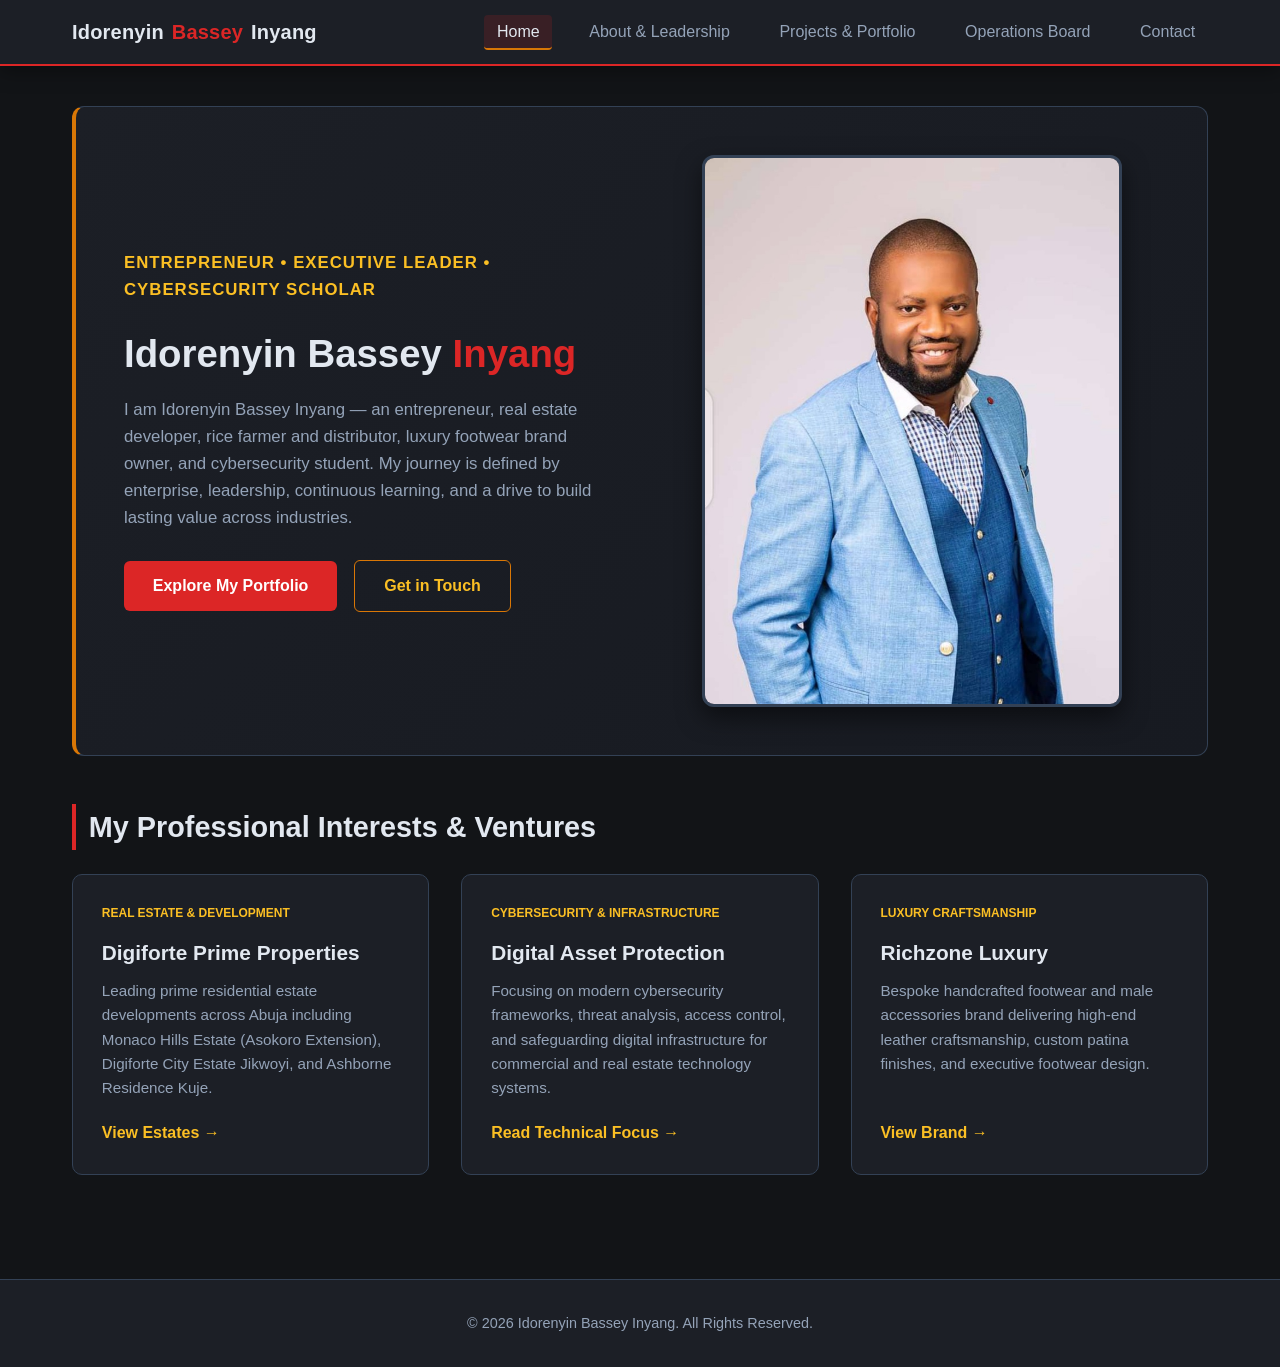
<file: index.html>
<!DOCTYPE html>
<html lang="en">
<head>
    <meta charset="UTF-8">
    <meta name="viewport" content="width=device-width, initial-scale=1.0">
    <title>Idorenyin Bassey Inyang | Personal Portfolio</title>
    <link rel="stylesheet" href="css/style.css">
</head>
<body>
    <header>
        <div class="nav-container">
            <a href="index.html" class="brand-logo">Idorenyin <span>Bassey</span> Inyang</a>
            <nav>
                <ul>
                    <li><a href="index.html" class="active">Home</a></li>
                    <li><a href="about.html">About & Leadership</a></li>
                    <li><a href="projects.html">Projects & Portfolio</a></li>
                    <li><a href="planner.html">Operations Board</a></li>
                    <li><a href="contact.html">Contact</a></li>
                </ul>
            </nav>
        </div>
    </header>

    <main>
        <section class="hero-section">
            <div class="hero-text">
                <p class="hero-subtitle">Entrepreneur • Executive Leader • Cybersecurity Scholar</p>
                <h1>Idorenyin Bassey <span>Inyang</span></h1>
                <p class="hero-bio">
                    I am Idorenyin Bassey Inyang — an entrepreneur, real estate developer, rice farmer and distributor, luxury footwear brand owner, and cybersecurity student. My journey is defined by enterprise, leadership, continuous learning, and a drive to build lasting value across industries.
                </p>
                <div>
                    <a href="projects.html" class="btn btn-primary">Explore My Portfolio</a>
                    <a href="contact.html" class="btn btn-gold">Get in Touch</a>
                </div>
            </div>
            <div class="hero-img-container">
                <img src="images/richzone_showroom.png" alt="Idorenyin Bassey Inyang in a blue suit — personal introduction" class="hero-img">
            </div>
        </section>

        <section>
            <h2 style="font-size: 1.8rem; border-left: 4px solid var(--accent-red); padding-left: 0.8rem; margin-bottom: 1.5rem;">My Professional Interests & Ventures</h2>
            <div class="grid-3">
                <div class="card">
                    <span class="card-tag">Real Estate & Development</span>
                    <h3 class="card-title">Digiforte Prime Properties</h3>
                    <p class="card-desc">Leading prime residential estate developments across Abuja including Monaco Hills Estate (Asokoro Extension), Digiforte City Estate Jikwoyi, and Ashborne Residence Kuje.</p>
                    <a href="projects.html" style="color: var(--accent-gold-light); font-weight: 600; text-decoration: none;">View Estates &rarr;</a>
                </div>
                <div class="card">
                    <span class="card-tag">Cybersecurity & Infrastructure</span>
                    <h3 class="card-title">Digital Asset Protection</h3>
                    <p class="card-desc">Focusing on modern cybersecurity frameworks, threat analysis, access control, and safeguarding digital infrastructure for commercial and real estate technology systems.</p>
                    <a href="about.html" style="color: var(--accent-gold-light); font-weight: 600; text-decoration: none;">Read Technical Focus &rarr;</a>
                </div>
                <div class="card">
                    <span class="card-tag">Luxury Craftsmanship</span>
                    <h3 class="card-title">Richzone Luxury</h3>
                    <p class="card-desc">Bespoke handcrafted footwear and male accessories brand delivering high-end leather craftsmanship, custom patina finishes, and executive footwear design.</p>
                    <a href="projects.html" style="color: var(--accent-gold-light); font-weight: 600; text-decoration: none;">View Brand &rarr;</a>
                </div>
            </div>
        </section>
    </main>

    <footer>
        <div class="footer-content">
            <p>&copy; 2026 Idorenyin Bassey Inyang. All Rights Reserved.</p>
        </div>
    </footer>
</body>
</html>
</file>
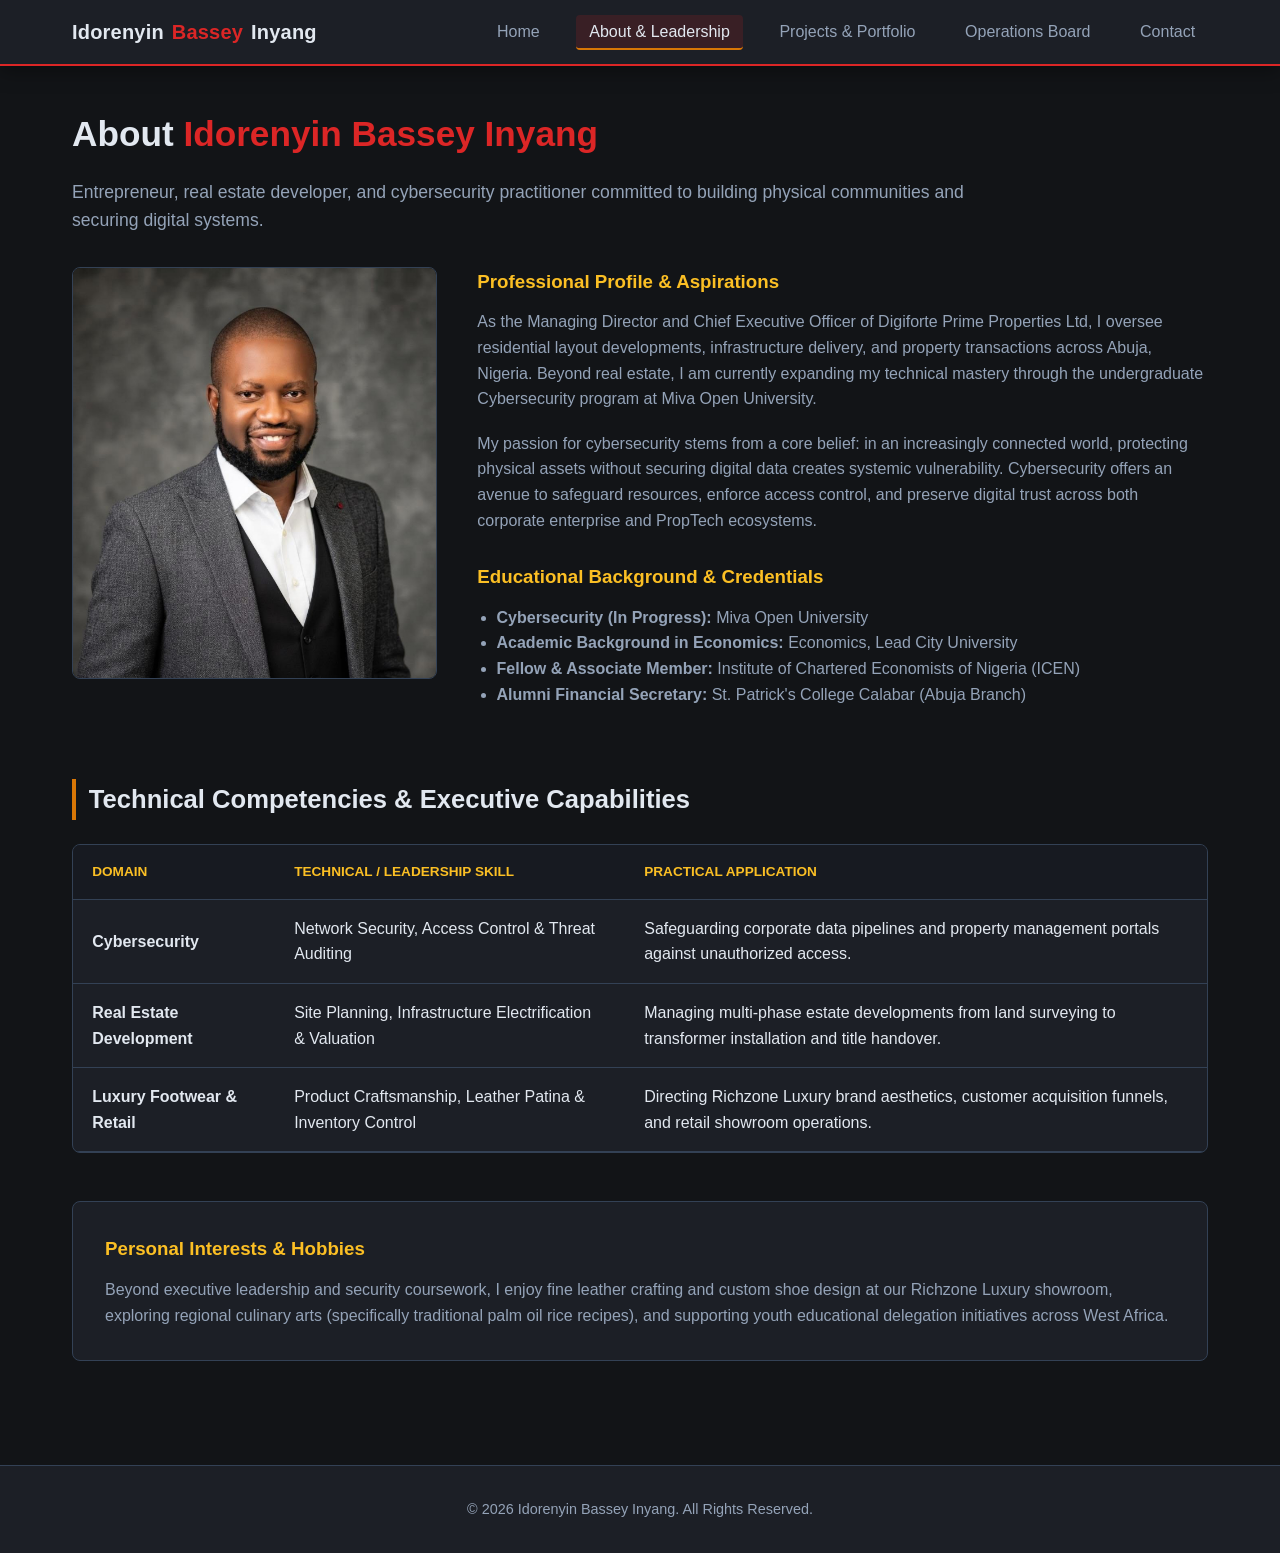
<file: about.html>
<!DOCTYPE html>
<html lang="en">
<head>
    <meta charset="UTF-8">
    <meta name="viewport" content="width=device-width, initial-scale=1.0">
    <title>About & Leadership - Digiforte Prime Properties</title>
    <link rel="stylesheet" href="css/style.css">
</head>
<body>
    <header>
        <div class="nav-container">
            <a href="index.html" class="brand-logo">Idorenyin <span>Bassey</span> Inyang</a>
            <nav>
                <ul>
                    <li><a href="index.html">Home</a></li>
                    <li><a href="about.html" class="active">About & Leadership</a></li>
                    <li><a href="projects.html">Projects & Portfolio</a></li>
                    <li><a href="planner.html">Operations Board</a></li>
                    <li><a href="contact.html">Contact</a></li>
                </ul>
            </nav>
        </div>
    </header>

    <main>
        <section style="margin-bottom: 3rem;">
            <h1 style="font-size: 2.2rem; margin-bottom: 1rem;">About <span style="color: var(--accent-red);">Idorenyin Bassey Inyang</span></h1>
            <p style="color: var(--text-muted); font-size: 1.1rem; max-width: 900px; margin-bottom: 2rem;">
                Entrepreneur, real estate developer, and cybersecurity practitioner committed to building physical communities and securing digital systems.
            </p>
            
            <div style="display: grid; grid-template-columns: 1fr 2fr; gap: 2.5rem; align-items: start;">
                <div>
                    <img src="images/idorenyin_about_portrait.jpeg" alt="Idorenyin Bassey Inyang portrait" style="width: 100%; border-radius: 8px; border: 1px solid var(--border-color);">
                </div>
                <div>
                    <h3 style="color: var(--accent-gold-light); margin-bottom: 0.8rem;">Professional Profile & Aspirations</h3>
                    <p style="color: var(--text-muted); margin-bottom: 1.2rem;">
                        As the Managing Director and Chief Executive Officer of Digiforte Prime Properties Ltd, I oversee residential layout developments, infrastructure delivery, and property transactions across Abuja, Nigeria. Beyond real estate, I am currently expanding my technical mastery through the undergraduate Cybersecurity program at Miva Open University.
                    </p>
                    <p style="color: var(--text-muted); margin-bottom: 1.2rem;">
                        My passion for cybersecurity stems from a core belief: in an increasingly connected world, protecting physical assets without securing digital data creates systemic vulnerability. Cybersecurity offers an avenue to safeguard resources, enforce access control, and preserve digital trust across both corporate enterprise and PropTech ecosystems.
                    </p>
                    
                    <h3 style="color: var(--accent-gold-light); margin-top: 1.8rem; margin-bottom: 0.8rem;">Educational Background & Credentials</h3>
                    <ul style="color: var(--text-muted); padding-left: 1.2rem; margin-bottom: 1.5rem;">
                        <li><strong>Cybersecurity (In Progress):</strong> Miva Open University</li>
                        <li><strong>Academic Background in Economics:</strong> Economics, Lead City University</li>
                        <li><strong>Fellow & Associate Member:</strong> Institute of Chartered Economists of Nigeria (ICEN)</li>
                        <li><strong>Alumni Financial Secretary:</strong> St. Patrick's College Calabar (Abuja Branch)</li>
                    </ul>
                </div>
            </div>
        </section>

        <section style="margin-top: 3rem;">
            <h2 style="font-size: 1.6rem; border-left: 4px solid var(--accent-gold); padding-left: 0.8rem; margin-bottom: 1.5rem;">Technical Competencies & Executive Capabilities</h2>
            <div class="table-container">
                <table>
                    <thead>
                        <tr>
                            <th>Domain</th>
                            <th>Technical / Leadership Skill</th>
                            <th>Practical Application</th>
                        </tr>
                    </thead>
                    <tbody>
                        <tr>
                            <td><strong>Cybersecurity</strong></td>
                            <td>Network Security, Access Control & Threat Auditing</td>
                            <td>Safeguarding corporate data pipelines and property management portals against unauthorized access.</td>
                        </tr>
                        <tr>
                            <td><strong>Real Estate Development</strong></td>
                            <td>Site Planning, Infrastructure Electrification & Valuation</td>
                            <td>Managing multi-phase estate developments from land surveying to transformer installation and title handover.</td>
                        </tr>
                        <tr>
                            <td><strong>Luxury Footwear & Retail</strong></td>
                            <td>Product Craftsmanship, Leather Patina & Inventory Control</td>
                            <td>Directing Richzone Luxury brand aesthetics, customer acquisition funnels, and retail showroom operations.</td>
                        </tr>
                    </tbody>
                </table>
            </div>
        </section>

        <section style="margin-top: 3rem; background-color: var(--bg-secondary); padding: 2rem; border-radius: 8px; border: 1px solid var(--border-color);">
            <h3 style="color: var(--accent-gold-light); margin-bottom: 0.8rem;">Personal Interests & Hobbies</h3>
            <p style="color: var(--text-muted);">
                Beyond executive leadership and security coursework, I enjoy fine leather crafting and custom shoe design at our Richzone Luxury showroom, exploring regional culinary arts (specifically traditional palm oil rice recipes), and supporting youth educational delegation initiatives across West Africa.
            </p>
        </section>
    </main>

    <footer>
        <div class="footer-content">
            <p>&copy; 2026 Idorenyin Bassey Inyang. All Rights Reserved.</p>
        </div>
    </footer>
</body>
</html>
</file>
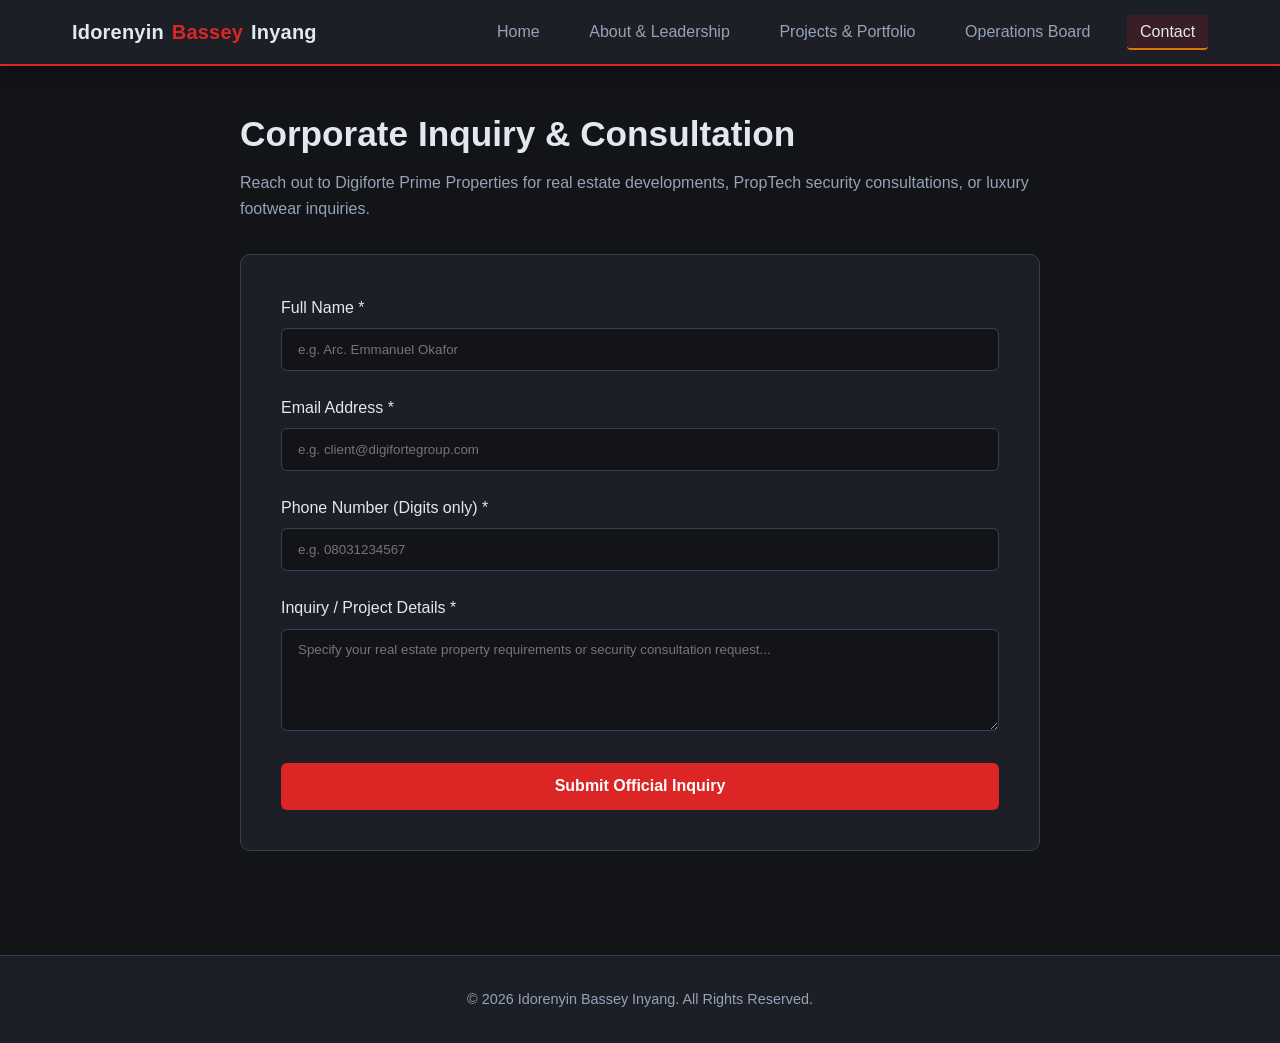
<file: contact.html>
<!DOCTYPE html>
<html lang="en">
<head>
    <meta charset="UTF-8">
    <meta name="viewport" content="width=device-width, initial-scale=1.0">
    <title>Contact & Consultation - Digiforte Prime Properties</title>
    <link rel="stylesheet" href="css/style.css">
</head>
<body>
    <header>
        <div class="nav-container">
            <a href="index.html" class="brand-logo">Idorenyin <span>Bassey</span> Inyang</a>
            <nav>
                <ul>
                    <li><a href="index.html">Home</a></li>
                    <li><a href="about.html">About & Leadership</a></li>
                    <li><a href="projects.html">Projects & Portfolio</a></li>
                    <li><a href="planner.html">Operations Board</a></li>
                    <li><a href="contact.html" class="active">Contact</a></li>
                </ul>
            </nav>
        </div>
    </header>

    <main>
        <div style="max-width: 800px; margin: 0 auto;">
            <h1 style="font-size: 2.2rem; margin-bottom: 0.5rem;">Corporate Inquiry & Consultation</h1>
            <p style="color: var(--text-muted); margin-bottom: 2rem;">Reach out to Digiforte Prime Properties for real estate developments, PropTech security consultations, or luxury footwear inquiries.</p>

            <div id="successBanner" class="success-banner"></div>

            <form id="contactForm" style="background-color: var(--bg-secondary); padding: 2.5rem; border-radius: 10px; border: 1px solid var(--border-color);" novalidate>
                <div class="form-group">
                    <label for="fullName">Full Name *</label>
                    <input type="text" id="fullName" placeholder="e.g. Arc. Emmanuel Okafor">
                    <div id="nameError" class="error-msg"></div>
                </div>

                <div class="form-group">
                    <label for="emailAddress">Email Address *</label>
                    <input type="email" id="emailAddress" placeholder="e.g. client@digifortegroup.com">
                    <div id="emailError" class="error-msg"></div>
                </div>

                <div class="form-group">
                    <label for="phoneNumber">Phone Number (Digits only) *</label>
                    <input type="text" id="phoneNumber" placeholder="e.g. 08031234567">
                    <div id="phoneError" class="error-msg"></div>
                </div>

                <div class="form-group">
                    <label for="clientMessage">Inquiry / Project Details *</label>
                    <textarea id="clientMessage" rows="5" placeholder="Specify your real estate property requirements or security consultation request..."></textarea>
                    <div id="messageError" class="error-msg"></div>
                </div>

                <button type="submit" class="btn btn-primary" style="width: 100%; font-size: 1rem; padding: 0.9rem;">Submit Official Inquiry</button>
            </form>
        </div>
    </main>

    <footer>
        <div class="footer-content">
            <p>&copy; 2026 Idorenyin Bassey Inyang. All Rights Reserved.</p>
        </div>
    </footer>
    <script src="js/script.js"></script>
</body>
</html>
</file>
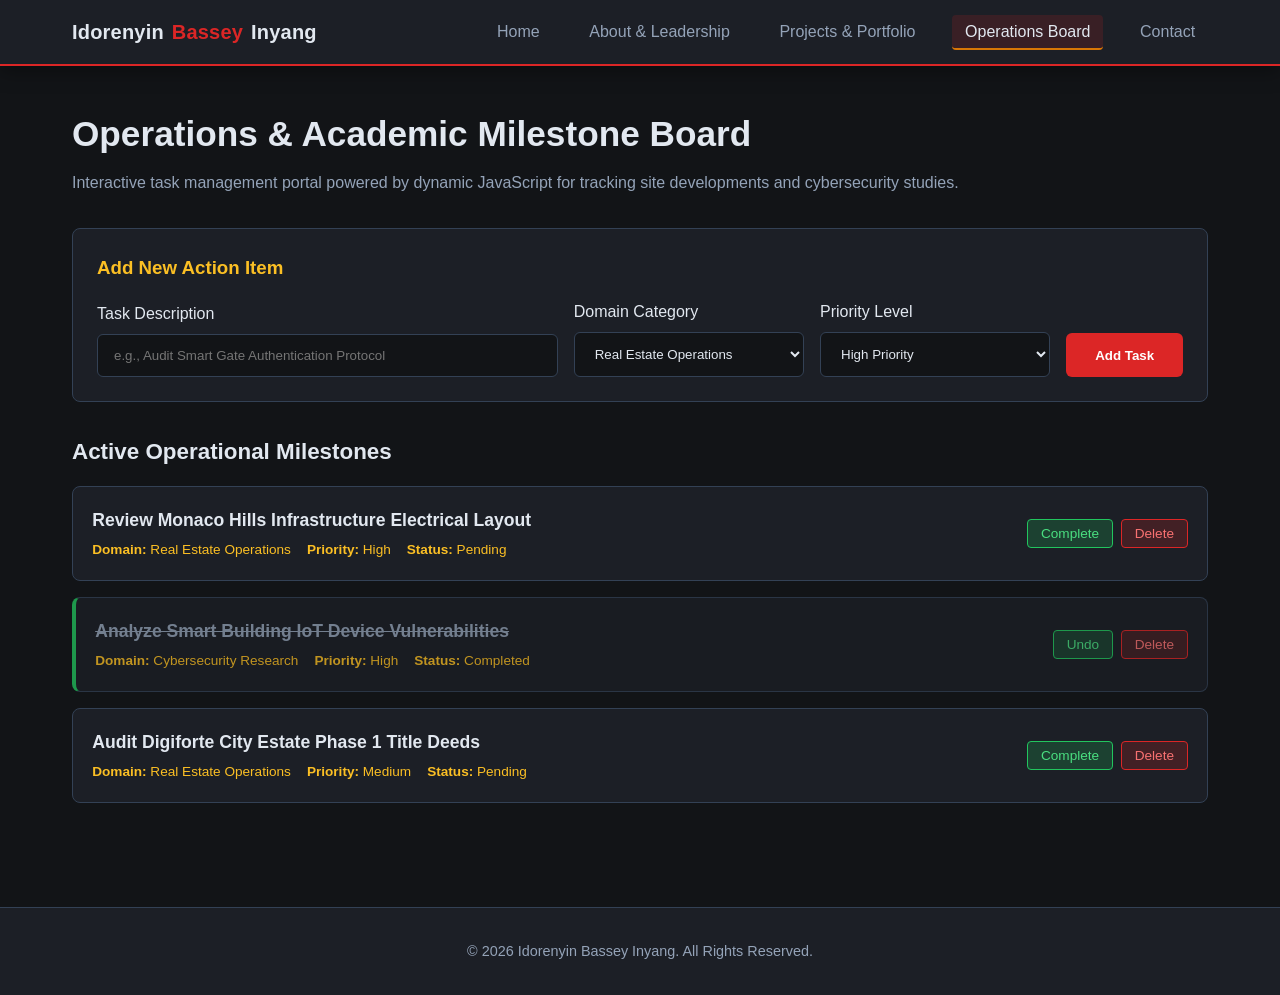
<file: planner.html>
<!DOCTYPE html>
<html lang="en">
<head>
    <meta charset="UTF-8">
    <meta name="viewport" content="width=device-width, initial-scale=1.0">
    <title>Operations & Academic Board - Digiforte Prime Properties</title>
    <link rel="stylesheet" href="css/style.css">
</head>
<body>
    <header>
        <div class="nav-container">
            <a href="index.html" class="brand-logo">Idorenyin <span>Bassey</span> Inyang</a>
            <nav>
                <ul>
                    <li><a href="index.html">Home</a></li>
                    <li><a href="about.html">About & Leadership</a></li>
                    <li><a href="projects.html">Projects & Portfolio</a></li>
                    <li><a href="planner.html" class="active">Operations Board</a></li>
                    <li><a href="contact.html">Contact</a></li>
                </ul>
            </nav>
        </div>
    </header>

    <main>
        <h1 style="font-size: 2.2rem; margin-bottom: 0.5rem;">Operations & Academic Milestone Board</h1>
        <p style="color: var(--text-muted); margin-bottom: 2rem;">Interactive task management portal powered by dynamic JavaScript for tracking site developments and cybersecurity studies.</p>

        <section class="task-controls">
            <h3 style="color: var(--accent-gold-light); margin-bottom: 1rem;">Add New Action Item</h3>
            <form id="taskForm">
                <div class="task-form-grid">
                    <div class="form-group" style="margin-bottom:0;">
                        <label for="taskTitle">Task Description</label>
                        <input type="text" id="taskTitle" placeholder="e.g., Audit Smart Gate Authentication Protocol" required>
                    </div>
                    <div class="form-group" style="margin-bottom:0;">
                        <label for="taskCategory">Domain Category</label>
                        <select id="taskCategory">
                            <option value="Real Estate Operations">Real Estate Operations</option>
                            <option value="Cybersecurity Research">Cybersecurity Research</option>
                            <option value="Richzone Luxury Retail">Richzone Luxury Retail</option>
                        </select>
                    </div>
                    <div class="form-group" style="margin-bottom:0;">
                        <label for="taskPriority">Priority Level</label>
                        <select id="taskPriority">
                            <option value="High">High Priority</option>
                            <option value="Medium">Medium Priority</option>
                            <option value="Low">Low Priority</option>
                        </select>
                    </div>
                    <div>
                        <button type="submit" class="btn btn-primary" style="height: 44px; width: 100%;">Add Task</button>
                    </div>
                </div>
            </form>
        </section>

        <section>
            <h3 style="font-size: 1.4rem; color: var(--text-main); margin-bottom: 1rem;">Active Operational Milestones</h3>
            <ul id="taskList" class="task-list">
                <!-- Dynamic tasks generated via script.js -->
            </ul>
        </section>
    </main>

    <footer>
        <div class="footer-content">
            <p>&copy; 2026 Idorenyin Bassey Inyang. All Rights Reserved.</p>
        </div>
    </footer>
    <script src="js/script.js"></script>
</body>
</html>
</file>
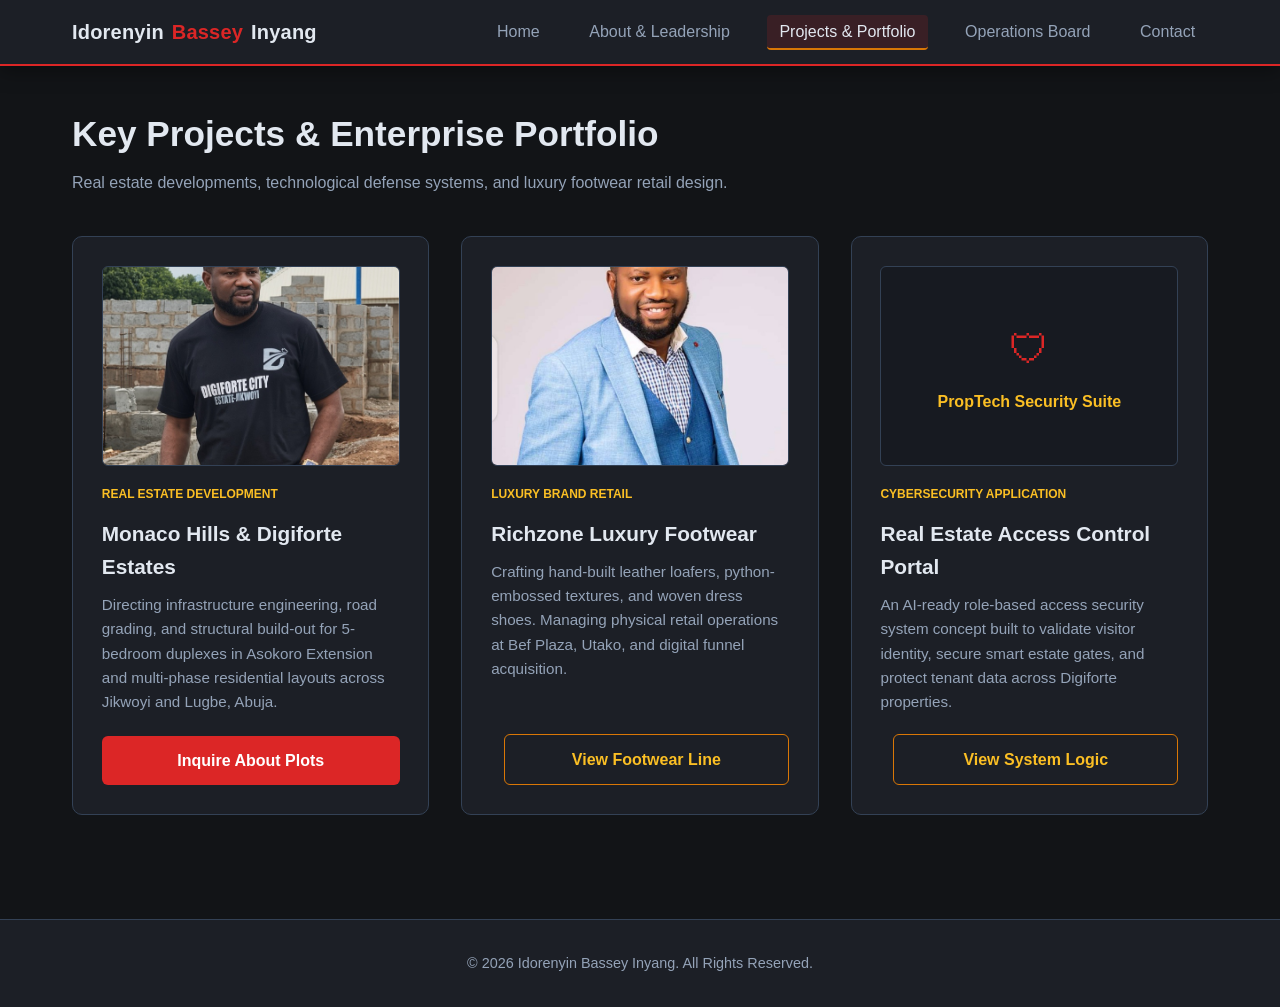
<file: projects.html>
<!DOCTYPE html>
<html lang="en">
<head>
    <meta charset="UTF-8">
    <meta name="viewport" content="width=device-width, initial-scale=1.0">
    <title>Projects & Portfolio - Digiforte Prime Properties</title>
    <link rel="stylesheet" href="css/style.css">
</head>
<body>
    <header>
        <div class="nav-container">
            <a href="index.html" class="brand-logo">Idorenyin <span>Bassey</span> Inyang</a>
            <nav>
                <ul>
                    <li><a href="index.html">Home</a></li>
                    <li><a href="about.html">About & Leadership</a></li>
                    <li><a href="projects.html" class="active">Projects & Portfolio</a></li>
                    <li><a href="planner.html">Operations Board</a></li>
                    <li><a href="contact.html">Contact</a></li>
                </ul>
            </nav>
        </div>
    </header>

    <main>
        <h1 style="font-size: 2.2rem; margin-bottom: 0.5rem;">Key Projects & Enterprise Portfolio</h1>
        <p style="color: var(--text-muted); margin-bottom: 2.5rem;">Real estate developments, technological defense systems, and luxury footwear retail design.</p>

        <div class="grid-3">
            <div class="card">
                <img src="images/construction_site.png" alt="Monaco Hills Construction" class="card-img">
                <span class="card-tag">Real Estate Development</span>
                <h3 class="card-title">Monaco Hills & Digiforte Estates</h3>
                <p class="card-desc">Directing infrastructure engineering, road grading, and structural build-out for 5-bedroom duplexes in Asokoro Extension and multi-phase residential layouts across Jikwoyi and Lugbe, Abuja.</p>
                <a href="contact.html" class="btn btn-primary" style="text-align: center;">Inquire About Plots</a>
            </div>

            <div class="card">
                <img src="images/richzone_showroom.png" alt="Richzone Luxury Showroom" class="card-img">
                <span class="card-tag">Luxury Brand Retail</span>
                <h3 class="card-title">Richzone Luxury Footwear</h3>
                <p class="card-desc">Crafting hand-built leather loafers, python-embossed textures, and woven dress shoes. Managing physical retail operations at Bef Plaza, Utako, and digital funnel acquisition.</p>
                <a href="contact.html" class="btn btn-gold" style="text-align: center;">View Footwear Line</a>
            </div>

            <div class="card">
                <div style="width: 100%; height: 200px; background-color: #171a21; display: flex; align-items: center; justify-content: center; border-radius: 6px; margin-bottom: 1.2rem; border: 1px solid var(--border-color);">
                    <div style="text-align: center; padding: 1rem;">
                        <span style="font-size: 2.5rem; color: var(--accent-red);">&#128737;</span>
                        <p style="color: var(--accent-gold-light); font-weight: 600; margin-top: 0.5rem;">PropTech Security Suite</p>
                    </div>
                </div>
                <span class="card-tag">Cybersecurity Application</span>
                <h3 class="card-title">Real Estate Access Control Portal</h3>
                <p class="card-desc">An AI-ready role-based access security system concept built to validate visitor identity, secure smart estate gates, and protect tenant data across Digiforte properties.</p>
                <a href="planner.html" class="btn btn-gold" style="text-align: center;">View System Logic</a>
            </div>
        </div>
    </main>

    <footer>
        <div class="footer-content">
            <p>&copy; 2026 Idorenyin Bassey Inyang. All Rights Reserved.</p>
        </div>
    </footer>
</body>
</html>
</file>
<file: css/style.css>
/* Idorenyin Bassey Inyang — Personal Portfolio Stylesheet */
:root {
  --bg-primary: #121417;
  --bg-secondary: #1c1f26;
  --bg-card: #252a34;
  --text-main: #e2e8f0;
  --text-muted: #94a3b8;
  --accent-red: #dc2626;
  --accent-red-hover: #b91c1c;
  --accent-gold: #d97706;
  --accent-gold-light: #fbbf24;
  --border-color: #334155;
  --font-family: 'Segoe UI', Roboto, Helvetica, Arial, sans-serif;
}

* {
  margin: 0;
  padding: 0;
  box-sizing: border-box;
}

body {
  font-family: var(--font-family);
  background-color: var(--bg-primary);
  color: var(--text-main);
  line-height: 1.6;
  min-height: 100vh;
  display: flex;
  flex-direction: column;
}

/* Header & Navigation */
header {
  background-color: var(--bg-secondary);
  border-bottom: 2px solid var(--accent-red);
  position: sticky;
  top: 0;
  z-index: 1000;
  box-shadow: 0 4px 20px rgba(0, 0, 0, 0.4);
}

.nav-container {
  max-width: 1200px;
  margin: 0 auto;
  display: flex;
  justify-content: space-between;
  align-items: center;
  padding: 1rem 2rem;
}

.brand-logo {
  font-size: 1.3rem;
  font-weight: 700;
  color: var(--text-main);
  text-decoration: none;
  display: flex;
  align-items: center;
  gap: 0.5rem;
}

.brand-logo span {
  color: var(--accent-red);
}

.brand-logo .gold-tag {
  color: var(--accent-gold-light);
  font-size: 0.8rem;
  font-weight: 600;
  border: 1px solid var(--accent-gold);
  padding: 0.15rem 0.5rem;
  border-radius: 4px;
}

nav ul {
  display: flex;
  list-style: none;
  gap: 1.5rem;
}

nav a {
  color: var(--text-muted);
  text-decoration: none;
  font-weight: 500;
  transition: all 0.3s ease;
  padding: 0.5rem 0.8rem;
  border-radius: 4px;
}

nav a:hover, nav a.active {
  color: var(--text-main);
  background-color: rgba(220, 38, 38, 0.15);
  border-bottom: 2px solid var(--accent-gold);
}

/* Main Layout & Containers */
main {
  flex: 1;
  max-width: 1200px;
  width: 100%;
  margin: 0 auto;
  padding: 2.5rem 2rem;
}

.hero-section {
  display: grid;
  grid-template-columns: 1fr 1fr;
  gap: 3rem;
  align-items: center;
  margin-bottom: 3rem;
  background: linear-gradient(135deg, var(--bg-secondary) 0%, #171a21 100%);
  padding: 3rem;
  border-radius: 12px;
  border: 1px solid var(--border-color);
  border-left: 4px solid var(--accent-gold);
}

.hero-text h1 {
  font-size: 2.4rem;
  margin-bottom: 0.8rem;
  color: var(--text-main);
}

.hero-text h1 span {
  color: var(--accent-red);
}

.hero-subtitle {
  color: var(--accent-gold-light);
  font-size: 1.05rem;
  font-weight: 600;
  margin-bottom: 1.2rem;
  text-transform: uppercase;
  letter-spacing: 1px;
}

.hero-bio {
  color: var(--text-muted);
  font-size: 1.05rem;
  margin-bottom: 1.8rem;
}

.hero-img-container {
  text-align: center;
}

.hero-img {
  width: 100%;
  max-width: 360px;
  border-radius: 12px;
  border: 3px solid var(--border-color);
  box-shadow: 0 10px 25px rgba(0,0,0,0.5);
  object-fit: cover;
}

/* Buttons */
.btn {
  display: inline-block;
  padding: 0.75rem 1.8rem;
  font-weight: 600;
  border-radius: 6px;
  text-decoration: none;
  cursor: pointer;
  transition: all 0.3s ease;
  border: none;
}

.btn-primary {
  background-color: var(--accent-red);
  color: #fff;
}

.btn-primary:hover {
  background-color: var(--accent-red-hover);
  transform: translateY(-2px);
}

.btn-gold {
  background-color: transparent;
  color: var(--accent-gold-light);
  border: 1px solid var(--accent-gold);
  margin-left: 0.8rem;
}

.btn-gold:hover {
  background-color: rgba(217, 119, 6, 0.15);
}

/* Grids & Cards */
.grid-3 {
  display: grid;
  grid-template-columns: repeat(auto-fit, minmax(300px, 1fr));
  gap: 2rem;
  margin-top: 1.5rem;
}

.card {
  background-color: var(--bg-secondary);
  border: 1px solid var(--border-color);
  border-radius: 10px;
  padding: 1.8rem;
  transition: transform 0.3s ease, border-color 0.3s ease;
  display: flex;
  flex-direction: column;
}

.card:hover {
  transform: translateY(-5px);
  border-color: var(--accent-gold);
}

.card-img {
  width: 100%;
  height: 200px;
  object-fit: cover;
  border-radius: 6px;
  margin-bottom: 1.2rem;
  border: 1px solid var(--border-color);
}

.card-title {
  font-size: 1.3rem;
  color: var(--text-main);
  margin-bottom: 0.6rem;
}

.card-tag {
  display: inline-block;
  font-size: 0.75rem;
  color: var(--accent-gold-light);
  text-transform: uppercase;
  font-weight: 700;
  margin-bottom: 0.8rem;
}

.card-desc {
  color: var(--text-muted);
  font-size: 0.95rem;
  margin-bottom: 1.2rem;
  flex: 1;
}

/* Tables */
.table-container {
  overflow-x: auto;
  margin-top: 1.5rem;
  background-color: var(--bg-secondary);
  border-radius: 8px;
  border: 1px solid var(--border-color);
}

table {
  width: 100%;
  border-collapse: collapse;
  text-align: left;
}

th, td {
  padding: 1rem 1.2rem;
  border-bottom: 1px solid var(--border-color);
}

th {
  background-color: #171a21;
  color: var(--accent-gold-light);
  font-weight: 600;
  text-transform: uppercase;
  font-size: 0.85rem;
}

tr:hover {
  background-color: rgba(255, 255, 255, 0.02);
}

/* Forms & Inputs */
.form-group {
  margin-bottom: 1.5rem;
}

label {
  display: block;
  margin-bottom: 0.5rem;
  color: var(--text-main);
  font-weight: 500;
}

input, select, textarea {
  width: 100%;
  padding: 0.8rem 1rem;
  background-color: var(--bg-primary);
  border: 1px solid var(--border-color);
  border-radius: 6px;
  color: var(--text-main);
  font-family: inherit;
  transition: border-color 0.3s ease;
}

input:focus, select:focus, textarea:focus {
  outline: none;
  border-color: var(--accent-red);
}

.error-msg {
  color: var(--accent-red);
  font-size: 0.85rem;
  margin-top: 0.3rem;
  display: none;
}

.success-banner {
  background-color: rgba(34, 197, 94, 0.15);
  border: 1px solid #22c55e;
  color: #4ade80;
  padding: 1rem;
  border-radius: 6px;
  margin-bottom: 1.5rem;
  display: none;
}

/* Task Management Board */
.task-controls {
  background-color: var(--bg-secondary);
  padding: 1.5rem;
  border-radius: 8px;
  border: 1px solid var(--border-color);
  margin-bottom: 2rem;
}

.task-form-grid {
  display: grid;
  grid-template-columns: 2fr 1fr 1fr auto;
  gap: 1rem;
  align-items: end;
}

.task-list {
  list-style: none;
  display: flex;
  flex-direction: column;
  gap: 1rem;
}

.task-item {
  background-color: var(--bg-secondary);
  border: 1px solid var(--border-color);
  padding: 1.2rem;
  border-radius: 8px;
  display: flex;
  justify-content: space-between;
  align-items: center;
  transition: all 0.3s ease;
}

.task-item.completed {
  border-left: 4px solid #22c55e;
  opacity: 0.75;
}

.task-item.completed .task-title {
  text-decoration: line-through;
  color: var(--text-muted);
}

.task-info h4 {
  color: var(--text-main);
  font-size: 1.1rem;
}

.task-meta {
  font-size: 0.85rem;
  color: var(--accent-gold-light);
  margin-top: 0.3rem;
  display: flex;
  gap: 1rem;
}

.task-actions {
  display: flex;
  gap: 0.5rem;
}

.btn-sm {
  padding: 0.4rem 0.8rem;
  font-size: 0.85rem;
  border-radius: 4px;
  cursor: pointer;
}

.btn-complete {
  background-color: rgba(34, 197, 94, 0.2);
  color: #4ade80;
  border: 1px solid #22c55e;
}

.btn-complete:hover {
  background-color: #22c55e;
  color: #fff;
}

.btn-delete {
  background-color: rgba(220, 38, 38, 0.2);
  color: #f87171;
  border: 1px solid var(--accent-red);
}

.btn-delete:hover {
  background-color: var(--accent-red);
  color: #fff;
}

/* Footer */
footer {
  background-color: var(--bg-secondary);
  border-top: 1px solid var(--border-color);
  padding: 2rem 0;
  margin-top: 4rem;
  text-align: center;
  color: var(--text-muted);
  font-size: 0.9rem;
}

.footer-content {
  max-width: 1200px;
  margin: 0 auto;
  padding: 0 2rem;
}

/* Responsive Styles */
@media (max-width: 768px) {
  .hero-section {
    grid-template-columns: 1fr;
    padding: 1.5rem;
  }
  
  .nav-container {
    flex-direction: column;
    gap: 1rem;
  }
  
  .task-form-grid {
    grid-template-columns: 1fr;
  }
}

/* Personal identity and responsive refinements */
.brand-logo { font-size: 1.25rem; letter-spacing: .2px; white-space: normal; }
.hero-img { max-width: 420px; max-height: 560px; object-position: center top; }
.hero-img-container { display: flex; justify-content: center; }
nav ul { flex-wrap: wrap; justify-content: center; }
img { max-width: 100%; height: auto; }
@media (max-width: 900px) {
  .nav-container { padding: 1rem 1.25rem; flex-wrap: wrap; justify-content: center; }
  nav ul { gap: .4rem .7rem; }
  nav a { padding: .45rem .55rem; font-size: .95rem; }
  main { padding: 1.5rem 1.25rem; }
  .hero-section { gap: 1.75rem; padding: 2rem; }
  .hero-text h1 { font-size: clamp(1.8rem, 5vw, 2.4rem); }
  .grid-3 { grid-template-columns: repeat(auto-fit, minmax(min(100%, 250px), 1fr)); }
}
@media (max-width: 600px) {
  .nav-container { padding: .85rem 1rem; }
  .brand-logo { text-align: center; font-size: 1.15rem; }
  nav ul { display: flex; gap: .25rem; }
  nav a { font-size: .82rem; padding: .35rem .45rem; }
  main { padding: 1rem; }
  .hero-section { grid-template-columns: 1fr; padding: 1.2rem; gap: 1.25rem; }
  .hero-img { max-width: 100%; max-height: 480px; }
  .hero-text h1 { line-height: 1.2; }
  .btn { padding: .65rem 1rem; margin: .3rem 0; }
  .btn-gold { margin-left: .25rem; }
  .grid-3 { grid-template-columns: 1fr; }
  .card { padding: 1.25rem; }
  .task-item { flex-direction: column; align-items: stretch; gap: .8rem; }
  .task-meta { flex-wrap: wrap; gap: .4rem .8rem; }
  .task-actions { flex-wrap: wrap; }
  th, td { padding: .7rem; }
  footer { padding: 1.25rem 0; }
  .footer-content { padding: 0 1rem; }
}
</file>
